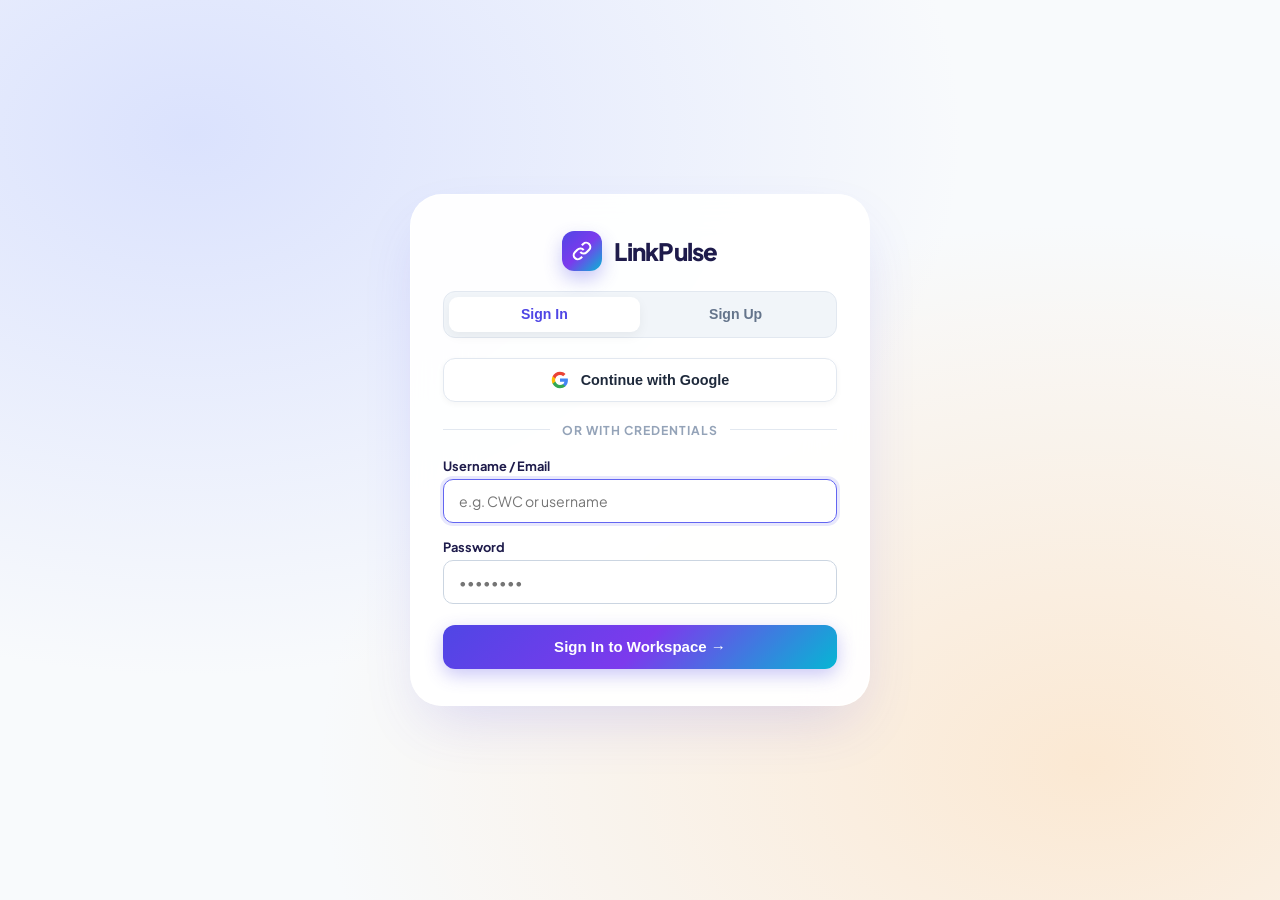
<file: frontend/login.html>
<!DOCTYPE html>
<html lang="en">
<head>
  <meta charset="UTF-8" />
  <meta name="viewport" content="width=device-width, initial-scale=1.0" />
  <title>Portal Access — LinkPulse</title>
  <link rel="preconnect" href="https://fonts.googleapis.com">
  <link rel="preconnect" href="https://fonts.gstatic.com" crossorigin>
  <link href="https://fonts.googleapis.com/css2?family=Plus+Jakarta+Sans:wght@400;500;600;700;800&display=swap" rel="stylesheet">
  
  <style>
    :root {
      --font: 'Plus Jakarta Sans', system-ui, -apple-system, sans-serif;
      --bg-base: #f8fafc;
      --text-main: #0f172a;
      --text-title: #1e1b4b;
      --text-muted: #64748b;
      
      --grad-primary: linear-gradient(135deg, #4f46e5 0%, #7c3aed 50%, #06b6d4 100%);
      --grad-primary-hover: linear-gradient(135deg, #4338ca 0%, #6d28d9 50%, #0891b2 100%);
      --grad-surface: rgba(255, 255, 255, 0.94);
      --glass-border: rgba(255, 255, 255, 0.9);
      --glass-shadow: 0 25px 60px -15px rgba(79, 70, 229, 0.18);
    }

    * {
      box-sizing: border-box;
      margin: 0;
      padding: 0;
    }
    
    body {
      font-family: var(--font);
      min-height: 100vh;
      display: flex;
      align-items: center;
      justify-content: center;
      background-color: var(--bg-base);
      background-image: 
        radial-gradient(at 15% 15%, rgba(199, 210, 254, 0.6) 0px, transparent 50%),
        radial-gradient(at 85% 85%, rgba(254, 215, 170, 0.5) 0px, transparent 50%);
      padding: 1.5rem;
    }

    .login-card {
      width: 100%;
      max-width: 460px;
      background: var(--grad-surface);
      backdrop-filter: blur(28px);
      -webkit-backdrop-filter: blur(28px);
      border: 1px solid var(--glass-border);
      border-radius: 2rem;
      box-shadow: var(--glass-shadow);
      padding: 2.25rem 2rem;
      z-index: 10;
    }

    .brand-row {
      display: flex;
      align-items: center;
      justify-content: center;
      gap: 0.75rem;
      margin-bottom: 1.25rem;
    }

    .brand-icon {
      width: 40px;
      height: 40px;
      background: var(--grad-primary);
      border-radius: 12px;
      display: flex;
      align-items: center;
      justify-content: center;
      color: #fff;
      box-shadow: 0 8px 18px rgba(79, 70, 229, 0.3);
    }

    .brand-title {
      font-size: 1.5rem;
      font-weight: 800;
      color: var(--text-title);
      letter-spacing: -0.03em;
    }

    .auth-tab-switch {
      display: flex;
      background: #f1f5f9;
      padding: 0.3rem;
      border-radius: 12px;
      margin-bottom: 1.25rem;
      border: 1px solid #e2e8f0;
    }

    .auth-tab-btn {
      flex: 1;
      padding: 0.6rem;
      border: none;
      background: transparent;
      font-size: 0.88rem;
      font-weight: 700;
      color: var(--text-muted);
      border-radius: 9px;
      cursor: pointer;
      transition: all 0.2s ease;
    }

    .auth-tab-btn.active {
      background: #ffffff;
      color: #4f46e5;
      box-shadow: 0 4px 12px rgba(0, 0, 0, 0.05);
    }

    .btn-google {
      width: 100%;
      display: flex;
      align-items: center;
      justify-content: center;
      gap: 0.75rem;
      padding: 0.75rem;
      border-radius: 12px;
      background: #ffffff;
      border: 1.5px solid #e2e8f0;
      color: #1e293b;
      font-size: 0.9rem;
      font-weight: 700;
      cursor: pointer;
      box-shadow: 0 2px 6px rgba(0, 0, 0, 0.04);
      transition: all 0.2s ease;
      margin-bottom: 1.25rem;
    }

    .btn-google:hover:not(:disabled) {
      background: #f8fafc;
      border-color: #cbd5e1;
      transform: translateY(-1px);
    }

    .btn-google:disabled {
      opacity: 0.65;
      cursor: not-allowed;
    }

    .or-divider {
      display: flex;
      align-items: center;
      text-align: center;
      color: #94a3b8;
      font-size: 0.76rem;
      font-weight: 700;
      text-transform: uppercase;
      letter-spacing: 0.08em;
      margin-bottom: 1.25rem;
    }

    .or-divider::before,
    .or-divider::after {
      content: '';
      flex: 1;
      border-bottom: 1px solid #e2e8f0;
    }

    .or-divider span {
      padding: 0 0.75rem;
    }

    .form-grid-two {
      display: grid;
      grid-template-columns: 1fr 1fr;
      gap: 0.75rem;
    }

    .field-group {
      display: flex;
      flex-direction: column;
      gap: 0.35rem;
      margin-bottom: 0.95rem;
      text-align: left;
    }

    .field-group label {
      font-size: 0.8rem;
      font-weight: 700;
      color: var(--text-title);
    }

    .glass-input {
      width: 100%;
      padding: 0.75rem 0.95rem;
      border-radius: 10px;
      background: #ffffff;
      border: 1.5px solid #cbd5e1;
      color: var(--text-main);
      font-size: 0.88rem;
      font-family: inherit;
      outline: none;
      transition: all 0.2s ease;
    }

    .glass-input:focus {
      border-color: #6366f1;
      box-shadow: 0 0 0 3px rgba(99, 102, 241, 0.15);
    }

    .btn-submit {
      width: 100%;
      padding: 0.85rem;
      border-radius: 12px;
      background: var(--grad-primary);
      color: #ffffff;
      font-size: 0.94rem;
      font-weight: 700;
      border: none;
      cursor: pointer;
      box-shadow: 0 6px 18px rgba(79, 70, 229, 0.3);
      transition: all 0.2s ease;
      margin-top: 0.35rem;
    }

    .btn-submit:hover:not(:disabled) {
      background: var(--grad-primary-hover);
      transform: translateY(-1px);
    }

    .btn-submit:disabled {
      opacity: 0.7;
      cursor: not-allowed;
    }

    .error-box {
      background: #fee2e2;
      border: 1px solid #fca5a5;
      color: #dc2626;
      padding: 0.65rem;
      border-radius: 10px;
      font-size: 0.82rem;
      font-weight: 600;
      text-align: center;
      margin-bottom: 1rem;
      display: none;
    }
  </style>
</head>
<body>

  <div class="login-card">
    <div class="brand-row">
      <div class="brand-icon">
        <svg viewBox="0 0 24 24" width="20" height="20" fill="none" stroke="currentColor" stroke-width="2.5">
          <path d="M10 13a5 5 0 0 0 7.54.54l3-3a5 5 0 0 0-7.07-7.07l-1.72 1.71"></path>
          <path d="M14 11a5 5 0 0 0-7.54-.54l-3 3a5 5 0 0 0 7.07 7.07l1.71-1.71"></path>
        </svg>
      </div>
      <span class="brand-title">LinkPulse</span>
    </div>

    <div class="auth-tab-switch">
      <button type="button" class="auth-tab-btn active" id="tabSignIn">Sign In</button>
      <button type="button" class="auth-tab-btn" id="tabSignUp">Sign Up</button>
    </div>

    <button type="button" class="btn-google" id="btnGoogleAuth">
      <svg width="18" height="18" viewBox="0 0 24 24">
        <path fill="#4285F4" d="M22.56 12.25c0-.78-.07-1.53-.2-2.25H12v4.26h5.92c-.26 1.37-1.04 2.53-2.21 3.31v2.77h3.57c2.08-1.92 3.28-4.74 3.28-8.09z"/>
        <path fill="#34A853" d="M12 23c2.97 0 5.46-.98 7.28-2.66l-3.57-2.77c-.98.66-2.23 1.06-3.71 1.06-2.86 0-5.29-1.93-6.16-4.53H2.18v2.84C3.99 20.53 7.7 23 12 23z"/>
        <path fill="#FBBC05" d="M5.84 14.09c-.22-.66-.35-1.36-.35-2.09s.13-1.43.35-2.09V7.06H2.18C1.43 8.55 1 10.22 1 12s.43 3.45 1.18 4.94l2.85-2.22.81-.63z"/>
        <path fill="#EA4335" d="M12 5.38c1.62 0 3.06.56 4.21 1.64l3.15-3.15C17.45 2.09 14.97 1 12 1 7.7 1 3.99 3.47 2.18 7.06l3.66 2.84c.87-2.6 3.3-4.52 6.16-4.52z"/>
      </svg>
      <span id="googleBtnText">Continue with Google</span>
    </button>

    <div class="or-divider"><span>or with credentials</span></div>

    <div class="error-box" id="errorBox"></div>

    <form id="signInForm">
      <div class="field-group">
        <label for="inpLoginUser">Username / Email</label>
        <input type="text" id="inpLoginUser" class="glass-input" placeholder="e.g. CWC or username" autocomplete="username" required autofocus />
      </div>

      <div class="field-group">
        <label for="inpLoginPass">Password</label>
        <input type="password" id="inpLoginPass" class="glass-input" placeholder="••••••••" autocomplete="current-password" required />
      </div>

      <button type="submit" class="btn-submit" id="btnSignInSubmit">Sign In to Workspace →</button>
    </form>

    <form id="signUpForm" style="display: none;">
      <div class="field-group">
        <label for="inpRegName">Full Name *</label>
        <input type="text" id="inpRegName" class="glass-input" placeholder="e.g. Alex Rivera" required />
      </div>

      <div class="form-grid-two">
        <div class="field-group">
          <label for="inpRegUser">Username *</label>
          <input type="text" id="inpRegUser" class="glass-input" placeholder="e.g. alexr" autocomplete="username" required />
        </div>
        <div class="field-group">
          <label for="inpRegAge">Age</label>
          <input type="number" id="inpRegAge" min="12" max="100" class="glass-input" placeholder="e.g. 24" />
        </div>
      </div>

      <div class="form-grid-two">
        <div class="field-group">
          <label for="inpRegCountry">Country</label>
          <select id="inpRegCountry" class="glass-input">
            <option value="India">🇮🇳 India</option>
            <option value="United States">🇺🇸 United States</option>
            <option value="United Kingdom">🇬🇧 United Kingdom</option>
            <option value="Canada">🇨🇦 Canada</option>
            <option value="Germany">🇩🇪 Germany</option>
            <option value="Singapore">🇸🇬 Singapore</option>
          </select>
        </div>
        <div class="field-group">
          <label for="inpRegRole">Role</label>
          <input type="text" id="inpRegRole" class="glass-input" placeholder="e.g. Growth Lead" value="Member" />
        </div>
      </div>

      <div class="field-group">
        <label for="inpRegPass">Password *</label>
        <input type="password" id="inpRegPass" class="glass-input" placeholder="Minimum 3 characters" minlength="3" autocomplete="new-password" required />
      </div>

      <button type="submit" class="btn-submit" id="btnSignUpSubmit">Create Account & Enter →</button>
    </form>
  </div>

  <script>
    const $ = id => document.getElementById(id);
    let activeTab = 'signin';

    function showError(msg) {
      const el = $('errorBox');
      el.textContent = msg;
      el.style.display = 'block';
    }

    function clearError() {
      const el = $('errorBox');
      el.textContent = '';
      el.style.display = 'none';
    }

    function persistSession({ name, role, country, email }) {
      localStorage.setItem('lp_admin_name', name);
      localStorage.setItem('lp_admin_role', role);
      localStorage.setItem('lp_admin_country', country);
      localStorage.setItem('lp_admin_email', email);
    }

    const defaultEmail = user => user.includes('@') ? user : `${user.toLowerCase()}@linkpulse.io`;

    $('tabSignIn').onclick = () => {
      activeTab = 'signin';
      $('tabSignIn').classList.add('active');
      $('tabSignUp').classList.remove('active');
      $('signInForm').style.display = 'block';
      $('signUpForm').style.display = 'none';
      $('googleBtnText').textContent = 'Sign in with Google';
      clearError();
      $('inpLoginUser').focus();
    };

    $('tabSignUp').onclick = () => {
      activeTab = 'signup';
      $('tabSignUp').classList.add('active');
      $('tabSignIn').classList.remove('active');
      $('signUpForm').style.display = 'block';
      $('signInForm').style.display = 'none';
      $('googleBtnText').textContent = 'Sign up with Google';
      clearError();
      $('inpRegName').focus();
    };

    $('btnGoogleAuth').onclick = async () => {
      clearError();
      const rawEmail = prompt("Enter your Google Account email for demo OAuth:", "demo_user@gmail.com");
      if (!rawEmail) return;

      const email = rawEmail.trim();
      if (!email || !email.includes('@')) {
        return showError("Please enter a valid email address.");
      }

      const btn = $('btnGoogleAuth');
      const origText = $('googleBtnText').textContent;
      btn.disabled = true;
      $('googleBtnText').textContent = 'Verifying Google Account...';

      try {
        const res = await fetch('/api/auth/google', {
          method: 'POST',
          headers: { 'Content-Type': 'application/json' },
          body: JSON.stringify({ email, name: email.split('@')[0] })
        });
        
        const payload = await res.json().catch(() => null);
        if (!res.ok) {
          throw new Error(payload?.error?.message || `Google Authentication failed (${res.status})`);
        }

        const data = payload?.data || {};
        persistSession({
          name: data.name || email.split('@')[0],
          role: data.role || 'Admin',
          country: data.country || 'India',
          email
        });

        window.location.href = '/';
      } catch (err) {
        showError(err.message);
        btn.disabled = false;
        $('googleBtnText').textContent = origText;
      }
    };

    $('signInForm').onsubmit = async e => {
      e.preventDefault();
      clearError();
      
      const btn = $('btnSignInSubmit');
      btn.disabled = true;
      btn.textContent = 'Verifying...';

      const username = $('inpLoginUser').value.trim();
      const password = $('inpLoginPass').value.trim();

      try {
        const res = await fetch('/api/login', {
          method: 'POST',
          headers: { 'Content-Type': 'application/json' },
          body: JSON.stringify({ username, password })
        });

        const payload = await res.json().catch(() => null);
        if (!res.ok) {
          throw new Error(payload?.error?.message || "Invalid credentials.");
        }

        const data = payload?.data || {};
        persistSession({
          name: data.name || username,
          role: data.role || 'Admin',
          country: data.country || 'India',
          email: data.email || defaultEmail(username)
        });

        window.location.href = '/';
      } catch (err) {
        showError(err.message);
        btn.disabled = false;
        btn.textContent = 'Sign In to Workspace →';
      }
    };

    $('signUpForm').onsubmit = async e => {
      e.preventDefault();
      clearError();
      
      const btn = $('btnSignUpSubmit');
      btn.disabled = true;
      btn.textContent = 'Creating Account...';

      const name = $('inpRegName').value.trim();
      const username = $('inpRegUser').value.trim();
      const country = $('inpRegCountry').value;
      const age = $('inpRegAge').value ? Number($('inpRegAge').value) : null;
      const role = $('inpRegRole').value.trim() || 'Member';
      const password = $('inpRegPass').value.trim();

      try {
        const res = await fetch('/api/register', {
          method: 'POST',
          headers: { 'Content-Type': 'application/json' },
          body: JSON.stringify({ name, username, country, age, role, password })
        });

        const payload = await res.json().catch(() => null);
        if (!res.ok) {
          throw new Error(payload?.error?.message || "Sign up failed.");
        }

        const data = payload?.data || {};
        persistSession({
          name: data.name || name,
          role: data.role || role,
          country: data.country || country,
          email: data.email || defaultEmail(username)
        });

        window.location.href = '/';
      } catch (err) {
        showError(err.message);
        btn.disabled = false;
        btn.textContent = 'Create Account & Enter →';
      }
    };
  </script>
</body>
</html>
</file>
